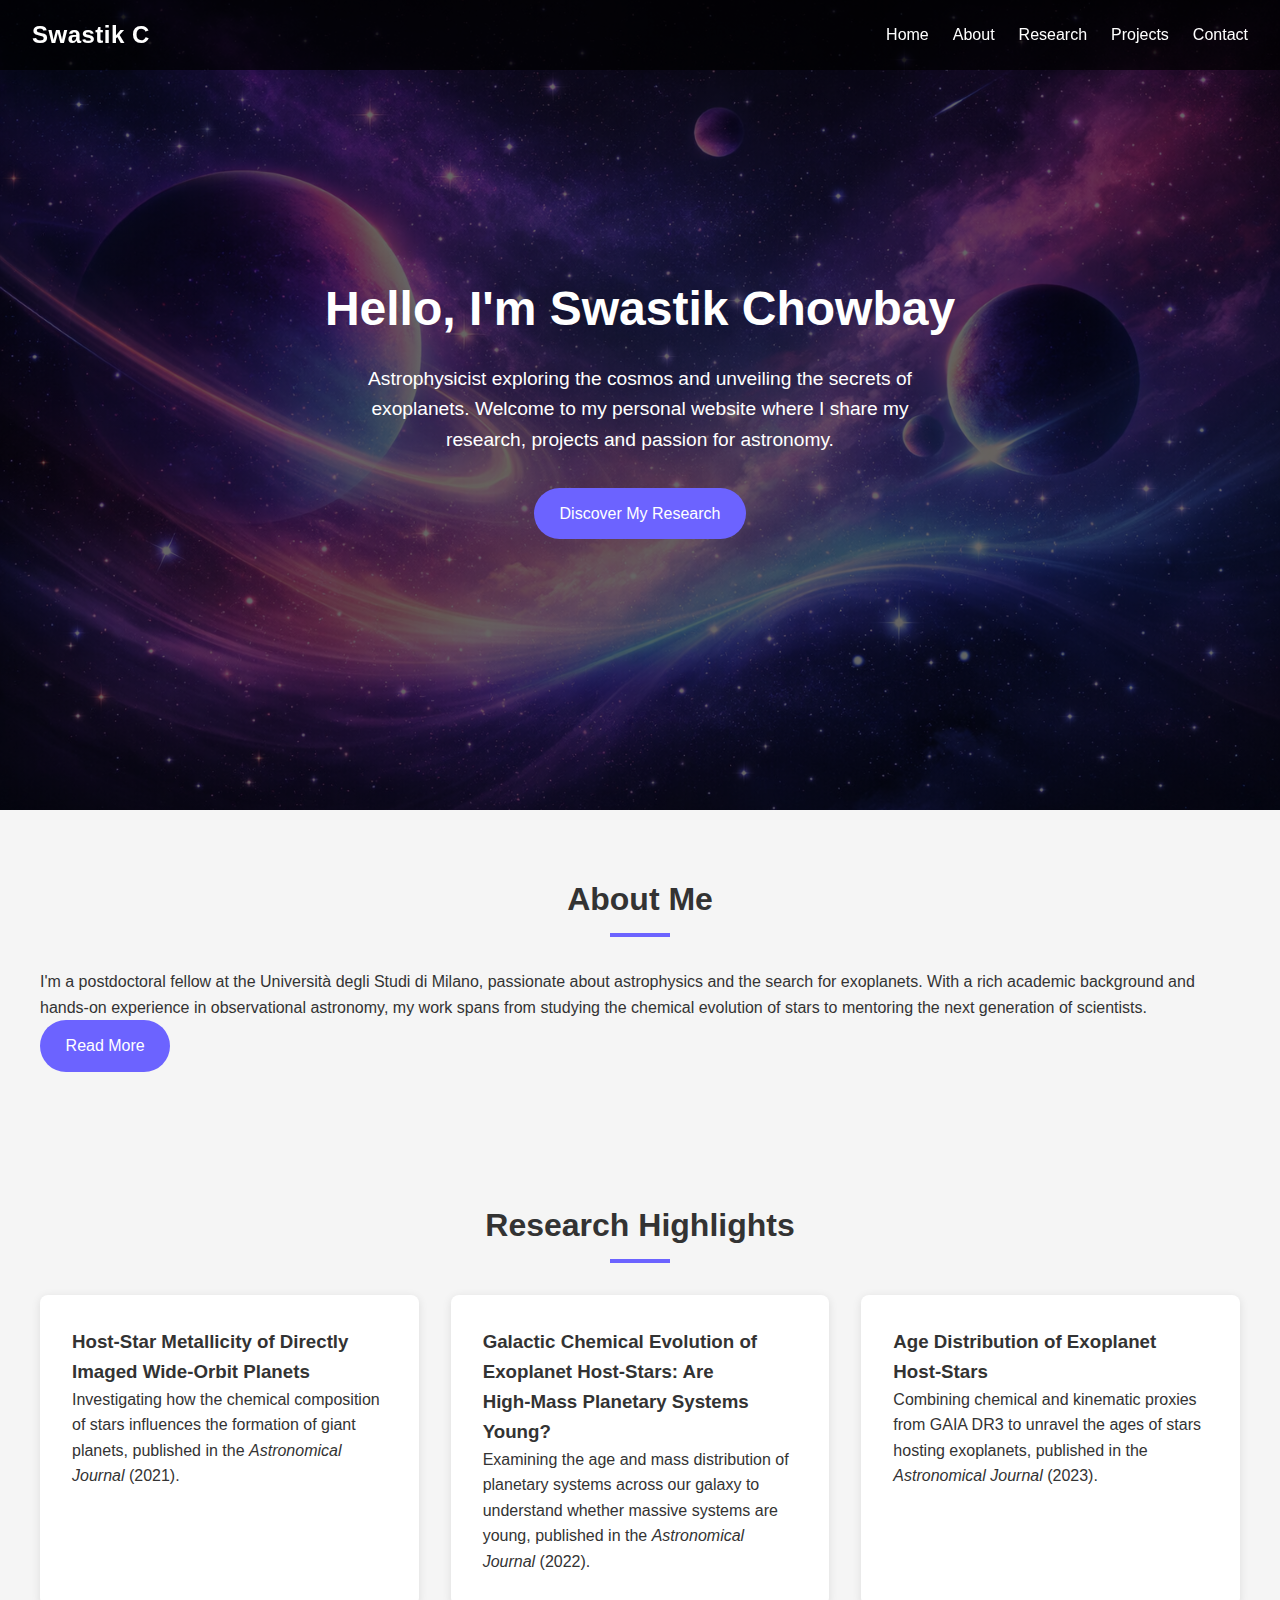
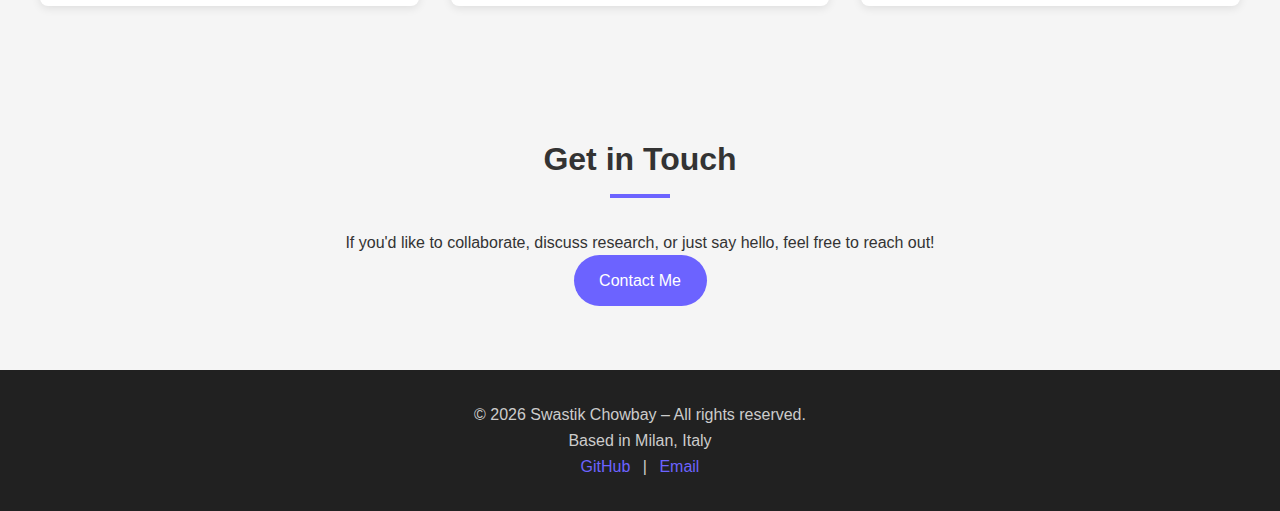
<file: index.html>
<!DOCTYPE html>
<html lang="en">
  <head>
    <meta charset="UTF-8" />
    <meta name="viewport" content="width=device-width, initial-scale=1.0" />
    <title>Swastik Chowbay | Astrophysicist</title>
    <link rel="stylesheet" href="css/style.css" />
  </head>
  <body>
    <!-- Global header -->
    <header>
      <div class="logo">Swastik C</div>
      <div class="menu-toggle">
        <span></span>
        <span></span>
        <span></span>
      </div>
      <nav>
        <a href="index.html">Home</a>
        <a href="about.html">About</a>
        <a href="research.html">Research</a>
        <a href="projects.html">Projects</a>
        <a href="contact.html">Contact</a>
      </nav>
    </header>

    <!-- Hero section -->
    <section class="hero">
      <div>
        <h1>Hello, I'm Swastik Chowbay</h1>
        <p>
          Astrophysicist exploring the cosmos and unveiling the secrets of
          exoplanets. Welcome to my personal website where I share my
          research, projects and passion for astronomy.
        </p>
        <a href="research.html" class="btn">Discover My Research</a>
      </div>
    </section>

    <!-- About preview -->
    <section id="about-preview">
      <div class="container">
        <h2 class="section-title">About Me</h2>
        <p>
          I'm a postdoctoral fellow at the Università degli Studi di Milano,
          passionate about astrophysics and the search for exoplanets. With a
          rich academic background and hands‑on experience in observational
          astronomy, my work spans from studying the chemical evolution of
          stars to mentoring the next generation of scientists.
        </p>
        <a href="about.html" class="btn">Read More</a>
      </div>
    </section>

    <!-- Research highlights -->
    <section id="highlights">
      <div class="container">
        <h2 class="section-title">Research Highlights</h2>
        <div class="card-grid">
          <div class="card">
            <h3>Host‑Star Metallicity of Directly Imaged Wide‑Orbit Planets</h3>
            <p>
              Investigating how the chemical composition of stars influences
              the formation of giant planets, published in the
              <em>Astronomical Journal</em> (2021).
            </p>
          </div>
          <div class="card">
            <h3>
              Galactic Chemical Evolution of Exoplanet Host‑Stars: Are
              High‑Mass Planetary Systems Young?
            </h3>
            <p>
              Examining the age and mass distribution of planetary systems
              across our galaxy to understand whether massive systems are
              young, published in the <em>Astronomical Journal</em> (2022).
            </p>
          </div>
          <div class="card">
            <h3>Age Distribution of Exoplanet Host‑Stars</h3>
            <p>
              Combining chemical and kinematic proxies from GAIA DR3 to
              unravel the ages of stars hosting exoplanets, published in the
              <em>Astronomical Journal</em> (2023).
            </p>
          </div>
        </div>
      </div>
    </section>

    <!-- Call to action -->
    <section id="call-to-action">
      <div class="container" style="text-align: center;">
        <h2 class="section-title">Get in Touch</h2>
        <p>
          If you'd like to collaborate, discuss research, or just say hello,
          feel free to reach out!
        </p>
        <a href="contact.html" class="btn">Contact Me</a>
      </div>
    </section>

    <!-- Footer -->
    <footer class="footer">
      <p>&copy; 2026 Swastik Chowbay &ndash; All rights reserved.</p>
      <p>Based in Milan, Italy</p>
      <p>
        <a
          href="https://github.com/SwastikC"
          target="_blank"
          rel="noopener"
          >GitHub</a
        >
        |
        <a href="mailto:swastik.chowbay@iiap.res.in">Email</a>
      </p>
    </footer>

    <script src="js/script.js"></script>
  </body>
</html>
</file>
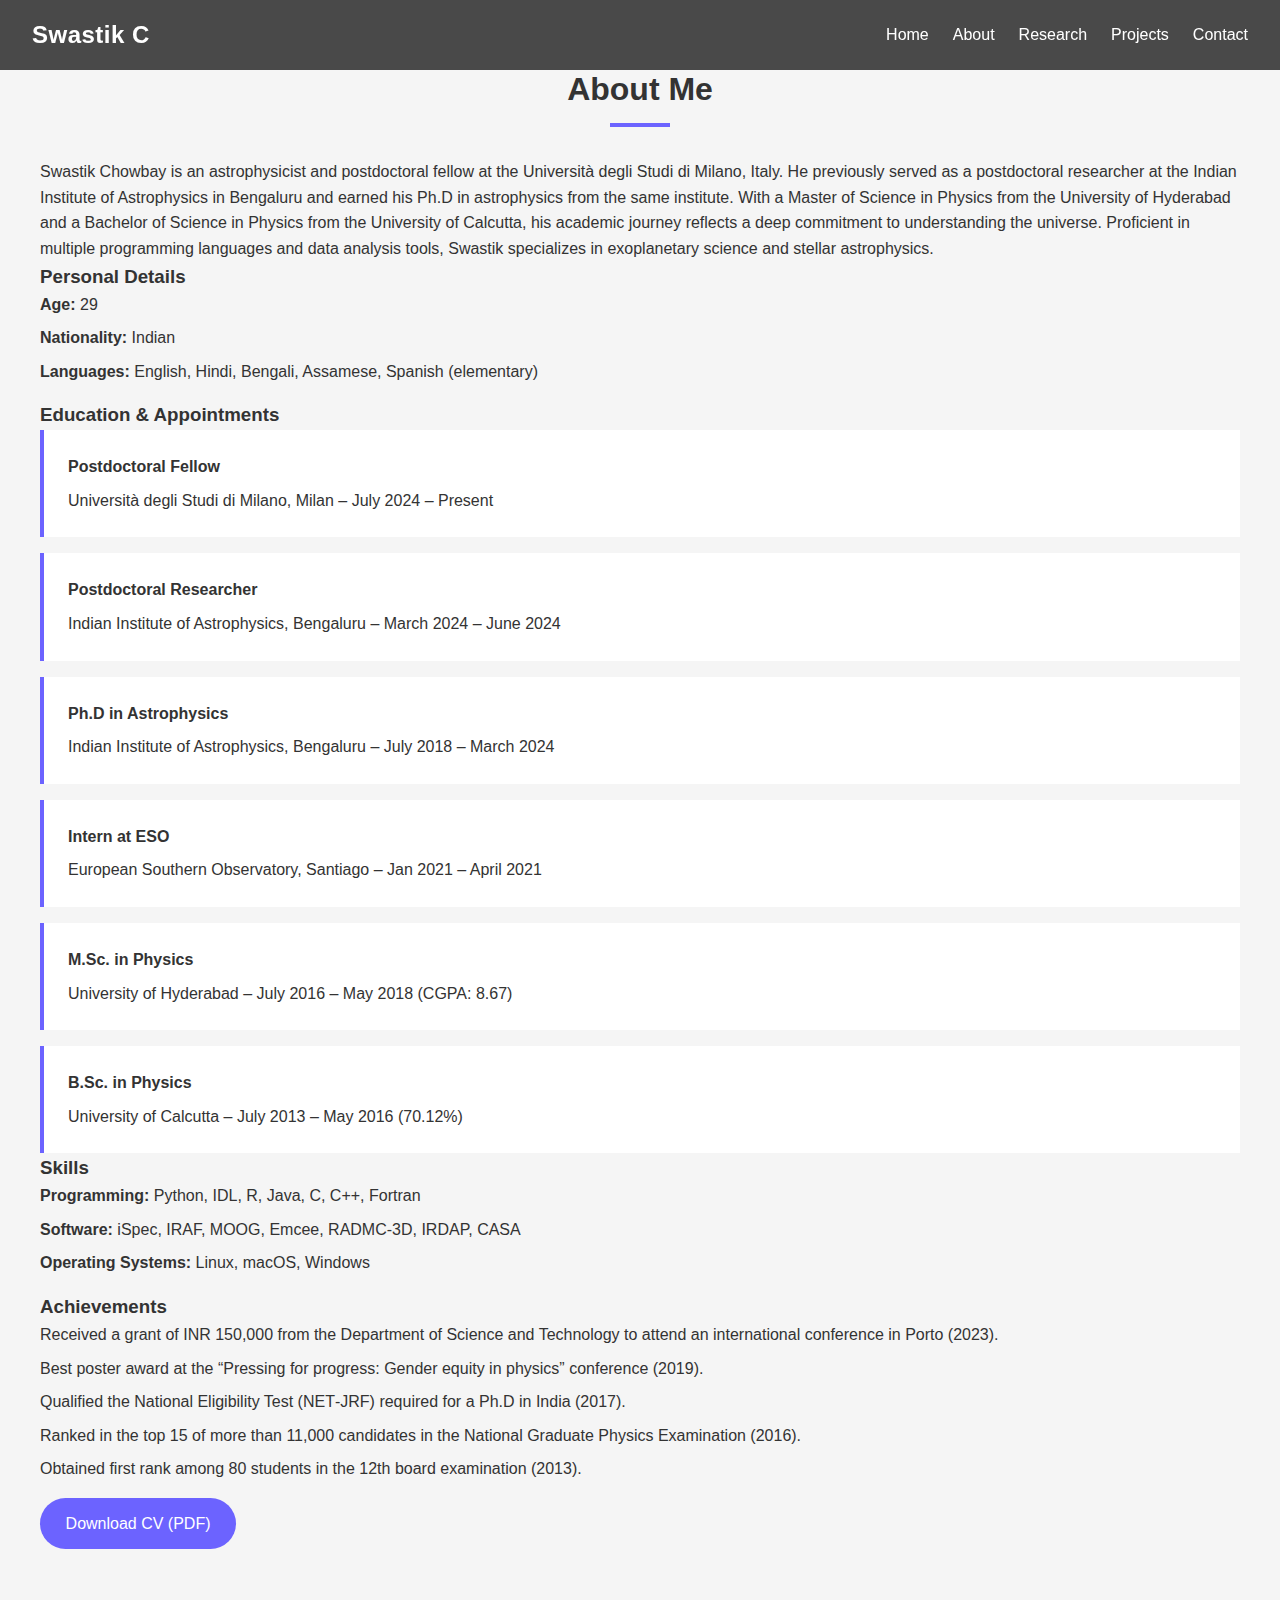
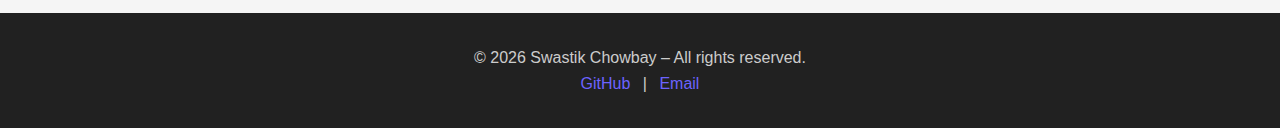
<file: about.html>
<!DOCTYPE html>
<html lang="en">
  <head>
    <meta charset="UTF-8" />
    <meta name="viewport" content="width=device-width, initial-scale=1.0" />
    <title>About Me &ndash; Swastik Chowbay</title>
    <link rel="stylesheet" href="css/style.css" />
  </head>
  <body>
    <!-- Header -->
    <header>
      <div class="logo">Swastik C</div>
      <div class="menu-toggle">
        <span></span>
        <span></span>
        <span></span>
      </div>
      <nav>
        <a href="index.html">Home</a>
        <a href="about.html">About</a>
        <a href="research.html">Research</a>
        <a href="projects.html">Projects</a>
        <a href="contact.html">Contact</a>
      </nav>
    </header>

    <!-- About content -->
    <section>
      <div class="container">
        <h2 class="section-title">About Me</h2>
        <p>
          Swastik Chowbay is an astrophysicist and postdoctoral fellow at the
          Università degli Studi di Milano, Italy. He previously served as a
          postdoctoral researcher at the Indian Institute of Astrophysics in
          Bengaluru and earned his Ph.D in astrophysics from the same
          institute. With a Master of Science in Physics from the University
          of Hyderabad and a Bachelor of Science in Physics from the
          University of Calcutta, his academic journey reflects a deep
          commitment to understanding the universe. Proficient in multiple
          programming languages and data analysis tools, Swastik specializes
          in exoplanetary science and stellar astrophysics.
        </p>

        <h3>Personal Details</h3>
        <ul class="languages-list">
          <li><strong>Age:</strong> 29</li>
          <li><strong>Nationality:</strong> Indian</li>
          <li>
            <strong>Languages:</strong> English, Hindi, Bengali, Assamese,
            Spanish (elementary)
          </li>
        </ul>

        <h3>Education &amp; Appointments</h3>
        <div class="timeline">
          <div class="timeline-item">
            <h4>Postdoctoral Fellow</h4>
            <p>
              Università degli Studi di Milano, Milan &ndash; July
              2024&nbsp;– Present
            </p>
          </div>
          <div class="timeline-item">
            <h4>Postdoctoral Researcher</h4>
            <p>
              Indian Institute of Astrophysics, Bengaluru &ndash; March
              2024&nbsp;– June&nbsp;2024
            </p>
          </div>
          <div class="timeline-item">
            <h4>Ph.D in Astrophysics</h4>
            <p>
              Indian Institute of Astrophysics, Bengaluru &ndash; July
              2018&nbsp;– March&nbsp;2024
            </p>
          </div>
          <div class="timeline-item">
            <h4>Intern at ESO</h4>
            <p>
              European Southern Observatory, Santiago &ndash; Jan
              2021&nbsp;– April&nbsp;2021
            </p>
          </div>
          <div class="timeline-item">
            <h4>M.Sc. in Physics</h4>
            <p>
              University of Hyderabad &ndash; July
              2016&nbsp;– May&nbsp;2018 (CGPA: 8.67)
            </p>
          </div>
          <div class="timeline-item">
            <h4>B.Sc. in Physics</h4>
            <p>
              University of Calcutta &ndash; July
              2013&nbsp;– May&nbsp;2016 (70.12%)
            </p>
          </div>
        </div>

        <h3>Skills</h3>
        <ul class="skills-list">
          <li>
            <strong>Programming:</strong> Python, IDL, R, Java, C, C++, Fortran
          </li>
          <li>
            <strong>Software:</strong> iSpec, IRAF, MOOG, Emcee, RADMC‑3D,
            IRDAP, CASA
          </li>
          <li>
            <strong>Operating Systems:</strong> Linux, macOS, Windows
          </li>
        </ul>

        <h3>Achievements</h3>
        <ul class="achievements-list">
          <li>
            Received a grant of INR&nbsp;150,000 from the Department of
            Science and Technology to attend an international conference in
            Porto (2023).
          </li>
          <li>
            Best poster award at the “Pressing for progress: Gender equity
            in physics” conference (2019).
          </li>
          <li>
            Qualified the National Eligibility Test (NET‑JRF) required for
            a Ph.D in India (2017).
          </li>
          <li>
            Ranked in the top 15 of more than 11,000 candidates in the
            National Graduate Physics Examination (2016).
          </li>
          <li>
            Obtained first rank among 80 students in the 12th board
            examination (2013).
          </li>
        </ul>

        <a href="cv.pdf" class="btn" download>Download CV (PDF)</a>
      </div>
    </section>

    <!-- Footer -->
    <footer class="footer">
      <p>&copy; 2026 Swastik Chowbay &ndash; All rights reserved.</p>
      <p>
        <a href="https://github.com/SwastikC" target="_blank" rel="noopener"
          >GitHub</a
        >
        |
        <a href="mailto:swastik.chowbay@iiap.res.in">Email</a>
      </p>
    </footer>

    <script src="js/script.js"></script>
  </body>
</html>
</file>
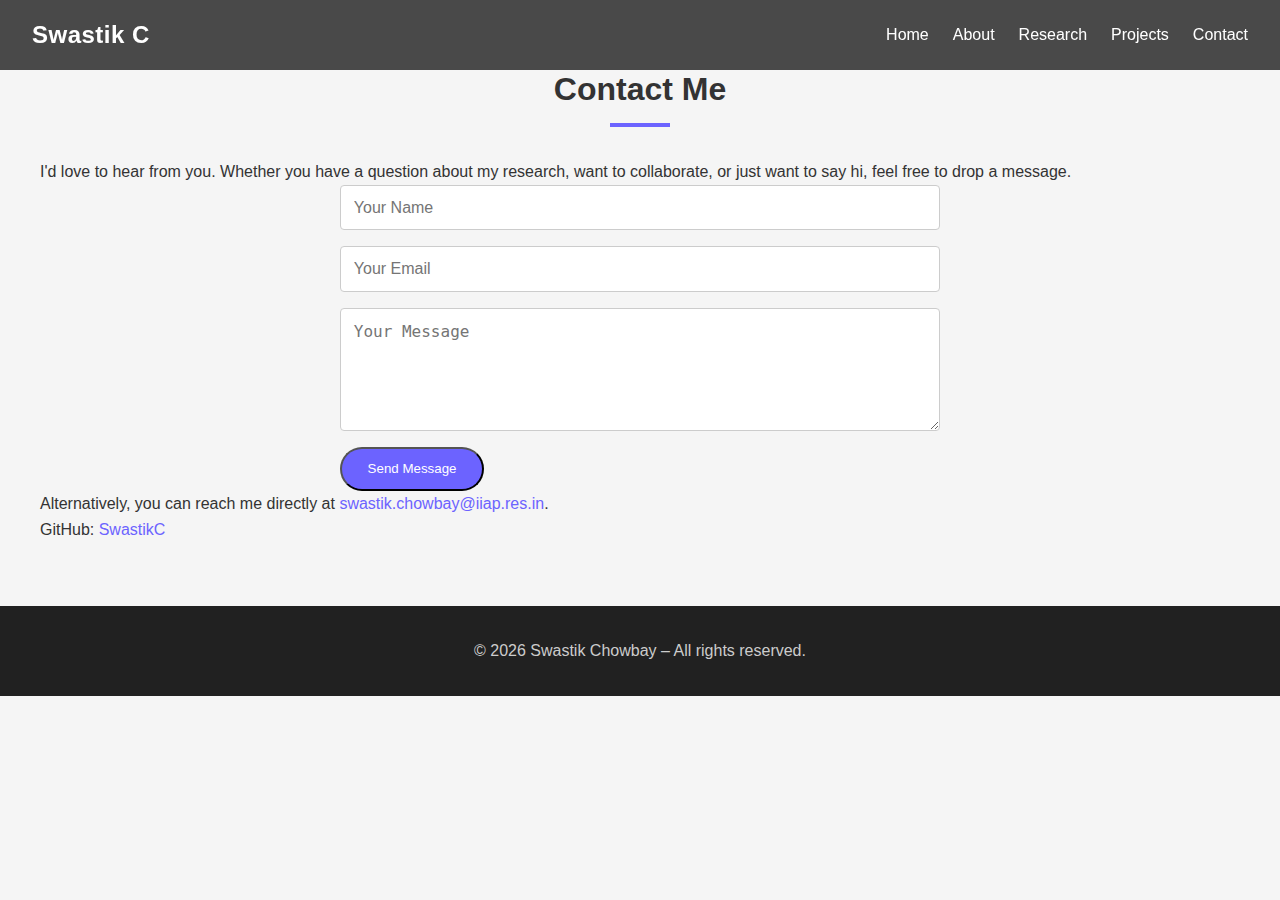
<file: contact.html>
<!DOCTYPE html>
<html lang="en">
  <head>
    <meta charset="UTF-8" />
    <meta name="viewport" content="width=device-width, initial-scale=1.0" />
    <title>Contact &ndash; Swastik Chowbay</title>
    <link rel="stylesheet" href="css/style.css" />
  </head>
  <body>
    <!-- Header -->
    <header>
      <div class="logo">Swastik C</div>
      <div class="menu-toggle">
        <span></span>
        <span></span>
        <span></span>
      </div>
      <nav>
        <a href="index.html">Home</a>
        <a href="about.html">About</a>
        <a href="research.html">Research</a>
        <a href="projects.html">Projects</a>
        <a href="contact.html">Contact</a>
      </nav>
    </header>

    <!-- Contact form -->
    <section>
      <div class="container">
        <h2 class="section-title">Contact Me</h2>
        <p>
          I'd love to hear from you. Whether you have a question about my
          research, want to collaborate, or just want to say hi, feel free
          to drop a message.
        </p>
        <form id="contact-form" class="contact-form">
          <input type="text" name="name" placeholder="Your Name" required />
          <input type="email" name="email" placeholder="Your Email" required />
          <textarea
            name="message"
            rows="5"
            placeholder="Your Message"
            required
          ></textarea>
          <button type="submit" class="btn">Send Message</button>
        </form>
        <p>
          Alternatively, you can reach me directly at
          <a href="mailto:swastik.chowbay@iiap.res.in"
            >swastik.chowbay@iiap.res.in</a
          >.
        </p>
        <p>
          GitHub:
          <a href="https://github.com/SwastikC" target="_blank" rel="noopener"
            >SwastikC</a
          >
        </p>
      </div>
    </section>

    <!-- Footer -->
    <footer class="footer">
      <p>&copy; 2026 Swastik Chowbay &ndash; All rights reserved.</p>
    </footer>

    <script src="js/script.js"></script>
  </body>
</html>
</file>
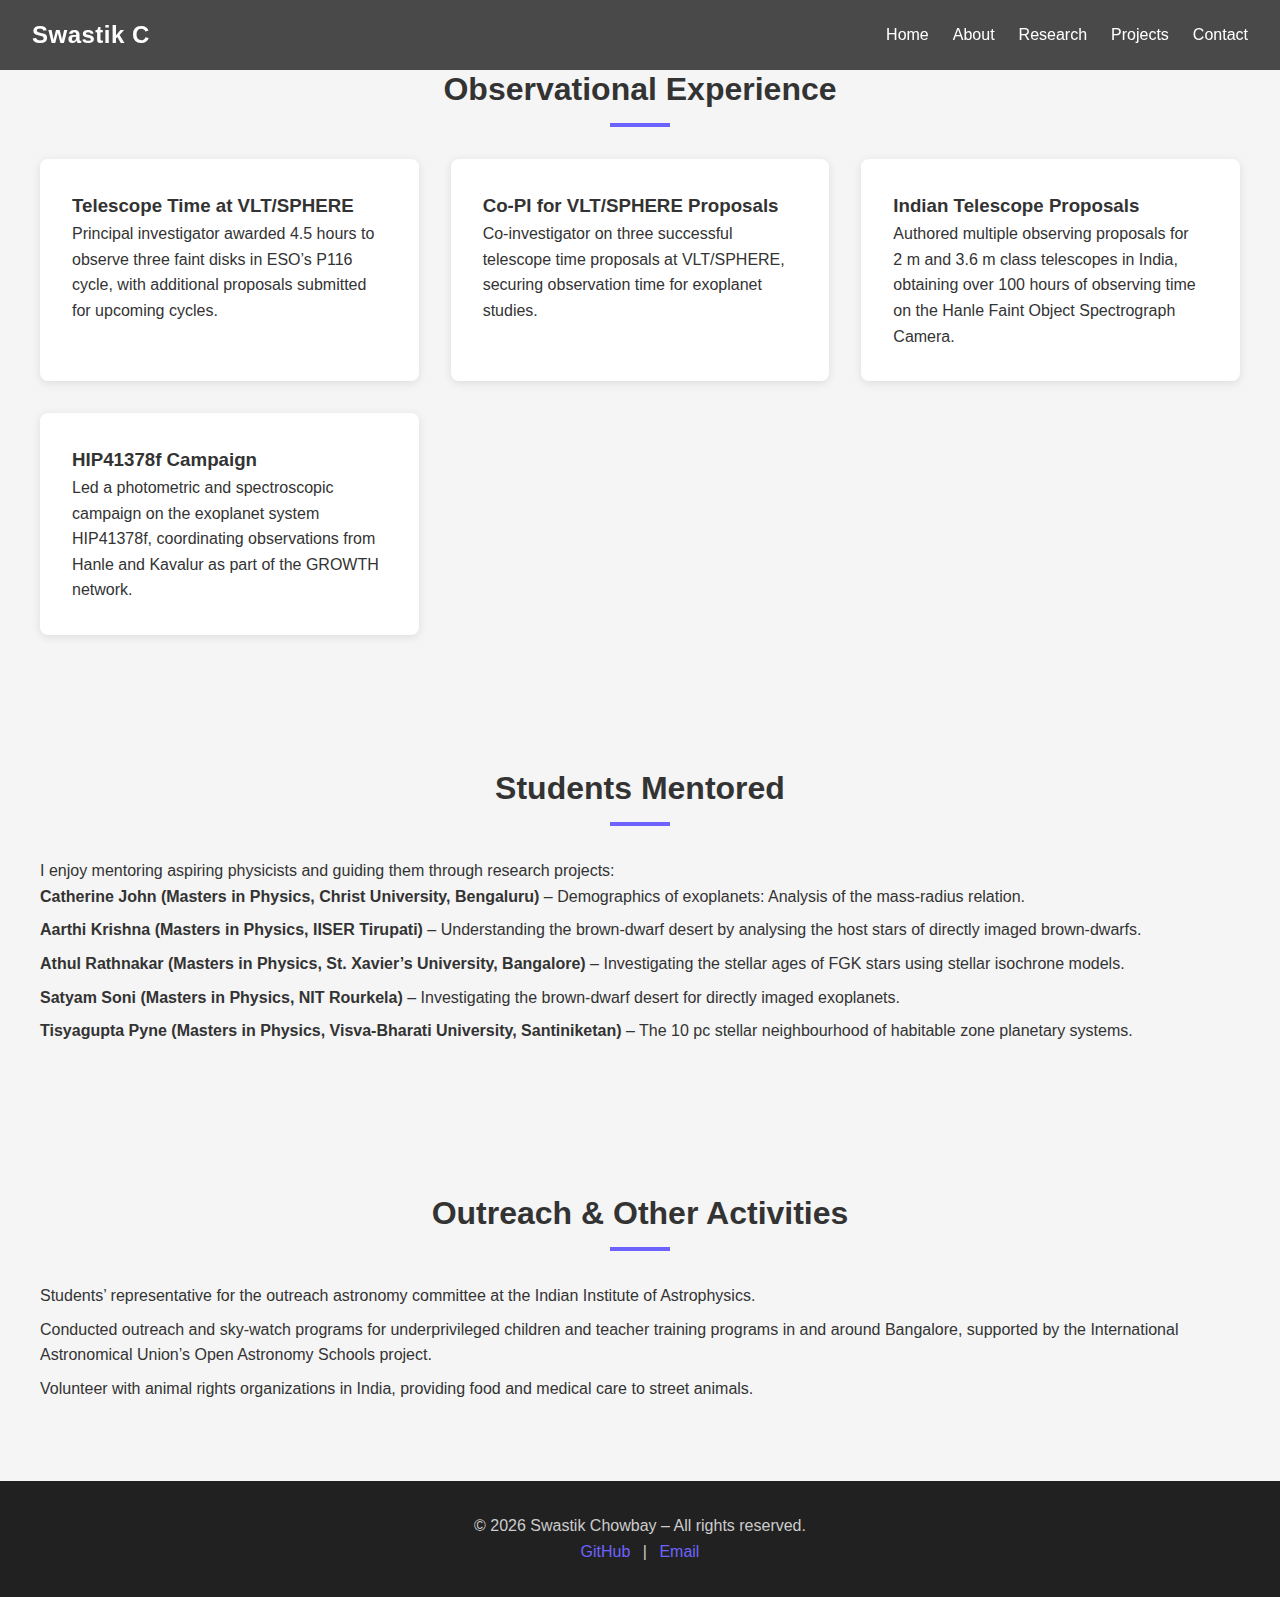
<file: projects.html>
<!DOCTYPE html>
<html lang="en">
  <head>
    <meta charset="UTF-8" />
    <meta name="viewport" content="width=device-width, initial-scale=1.0" />
    <title>Projects &ndash; Swastik Chowbay</title>
    <link rel="stylesheet" href="css/style.css" />
  </head>
  <body>
    <!-- Header -->
    <header>
      <div class="logo">Swastik C</div>
      <div class="menu-toggle">
        <span></span>
        <span></span>
        <span></span>
      </div>
      <nav>
        <a href="index.html">Home</a>
        <a href="about.html">About</a>
        <a href="research.html">Research</a>
        <a href="projects.html">Projects</a>
        <a href="contact.html">Contact</a>
      </nav>
    </header>

    <!-- Observational experience -->
    <section>
      <div class="container">
        <h2 class="section-title">Observational Experience</h2>
        <div class="card-grid">
          <div class="card">
            <h3>Telescope Time at VLT/SPHERE</h3>
            <p>
              Principal investigator awarded 4.5 hours to observe three faint
              disks in ESO’s P116 cycle, with additional proposals submitted
              for upcoming cycles.
            </p>
          </div>
          <div class="card">
            <h3>Co‑PI for VLT/SPHERE Proposals</h3>
            <p>
              Co‑investigator on three successful telescope time proposals at
              VLT/SPHERE, securing observation time for exoplanet studies.
            </p>
          </div>
          <div class="card">
            <h3>Indian Telescope Proposals</h3>
            <p>
              Authored multiple observing proposals for 2&nbsp;m and 3.6&nbsp;m
              class telescopes in India, obtaining over 100 hours of observing
              time on the Hanle Faint Object Spectrograph Camera.
            </p>
          </div>
          <div class="card">
            <h3>HIP41378f Campaign</h3>
            <p>
              Led a photometric and spectroscopic campaign on the exoplanet
              system HIP41378f, coordinating observations from Hanle and
              Kavalur as part of the GROWTH network.
            </p>
          </div>
        </div>
      </div>
    </section>

    <!-- Students mentored -->
    <section>
      <div class="container">
        <h2 class="section-title">Students Mentored</h2>
        <p>
          I enjoy mentoring aspiring physicists and guiding them through
          research projects:
        </p>
        <ul class="achievements-list">
          <li>
            <strong>Catherine John (Masters in Physics, Christ University,
            Bengaluru)</strong> &ndash; Demographics of exoplanets:
            Analysis of the mass‑radius relation.
          </li>
          <li>
            <strong>Aarthi Krishna (Masters in Physics, IISER Tirupati)</strong>
            &ndash; Understanding the brown‑dwarf desert by analysing the
            host stars of directly imaged brown‑dwarfs.
          </li>
          <li>
            <strong>Athul Rathnakar (Masters in Physics, St. Xavier’s
            University, Bangalore)</strong> &ndash; Investigating the stellar
            ages of FGK stars using stellar isochrone models.
          </li>
          <li>
            <strong>Satyam Soni (Masters in Physics, NIT Rourkela)</strong>
            &ndash; Investigating the brown‑dwarf desert for directly
            imaged exoplanets.
          </li>
          <li>
            <strong>Tisyagupta Pyne (Masters in Physics, Visva‑Bharati
            University, Santiniketan)</strong> &ndash; The 10&nbsp;pc stellar
            neighbourhood of habitable zone planetary systems.
          </li>
        </ul>
      </div>
    </section>

    <!-- Outreach activities -->
    <section>
      <div class="container">
        <h2 class="section-title">Outreach &amp; Other Activities</h2>
        <ul class="achievements-list">
          <li>
            Students’ representative for the outreach astronomy committee at
            the Indian Institute of Astrophysics.
          </li>
          <li>
            Conducted outreach and sky‑watch programs for underprivileged
            children and teacher training programs in and around Bangalore,
            supported by the International Astronomical Union’s Open
            Astronomy Schools project.
          </li>
          <li>
            Volunteer with animal rights organizations in India, providing
            food and medical care to street animals.
          </li>
        </ul>
      </div>
    </section>

    <!-- Footer -->
    <footer class="footer">
      <p>&copy; 2026 Swastik Chowbay &ndash; All rights reserved.</p>
      <p>
        <a href="https://github.com/SwastikC" target="_blank" rel="noopener"
          >GitHub</a
        >
        |
        <a href="mailto:swastik.chowbay@iiap.res.in">Email</a>
      </p>
    </footer>

    <script src="js/script.js"></script>
  </body>
</html>
</file>
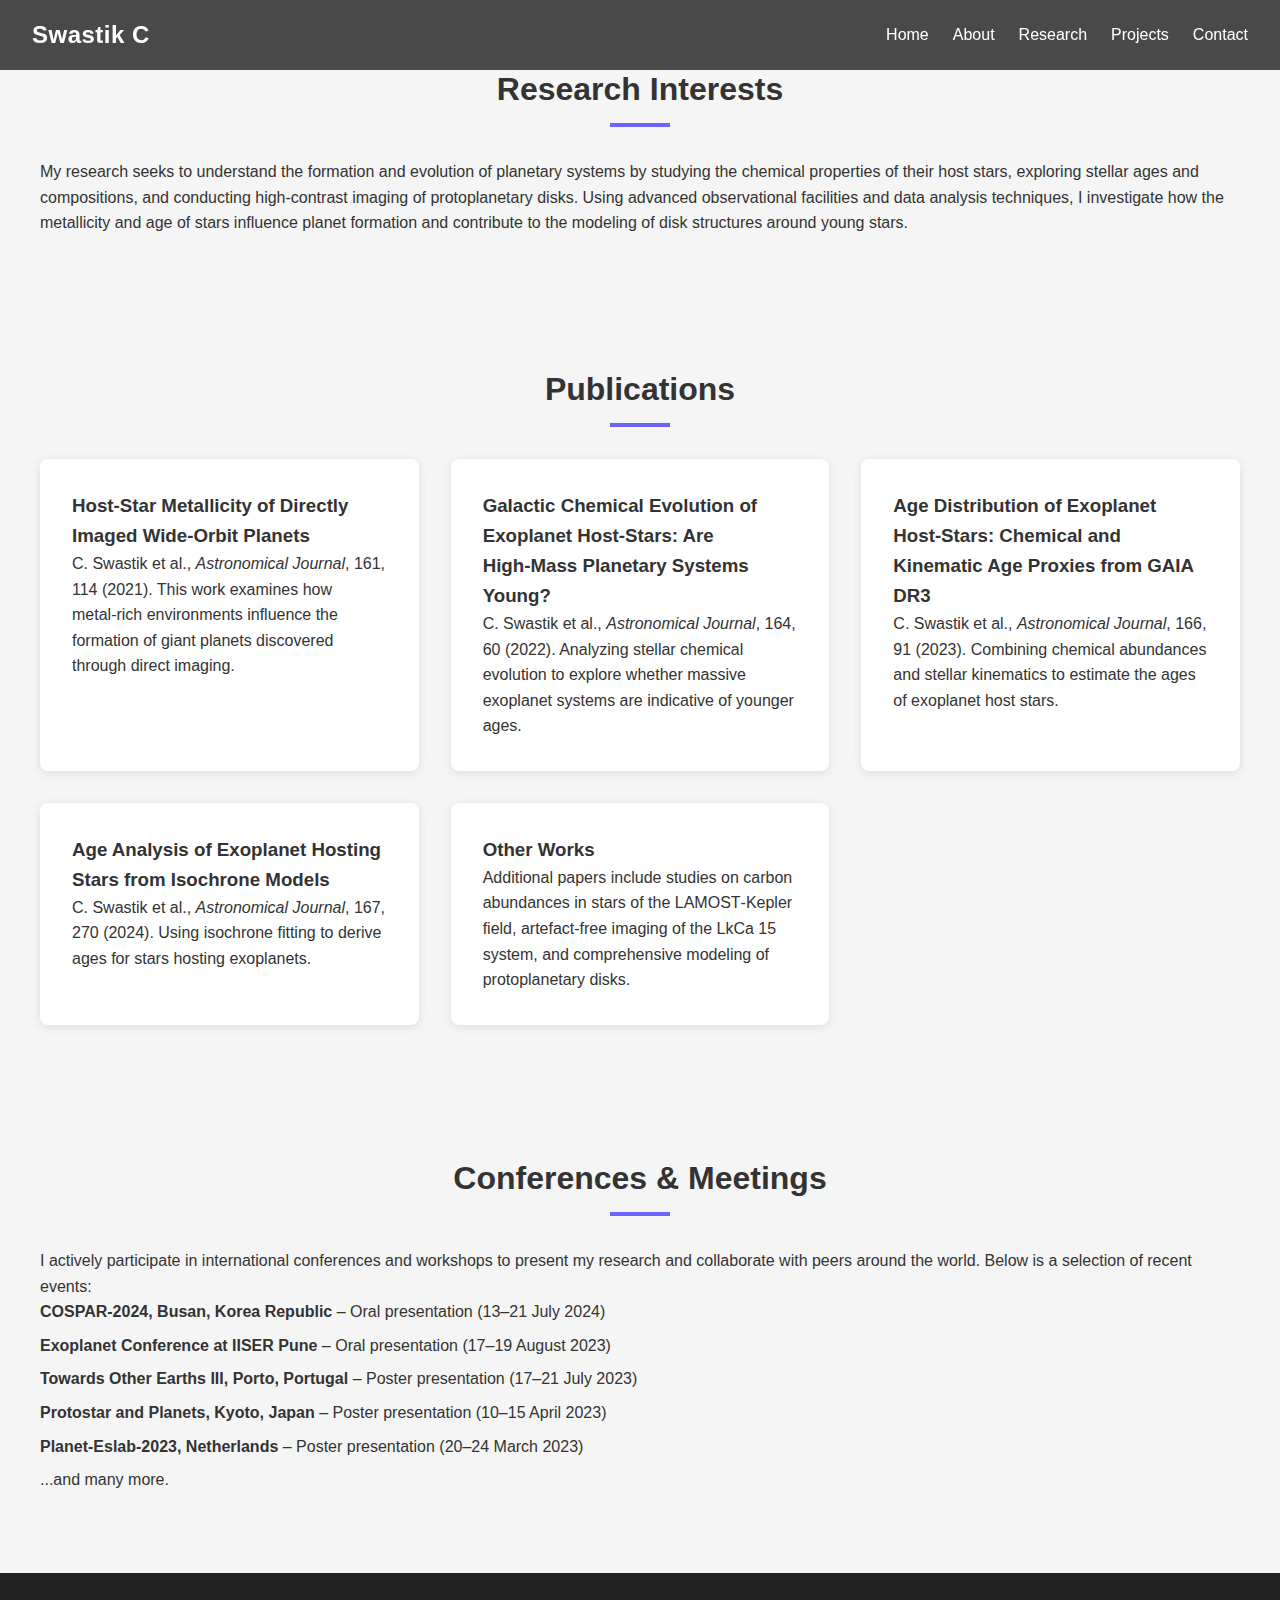
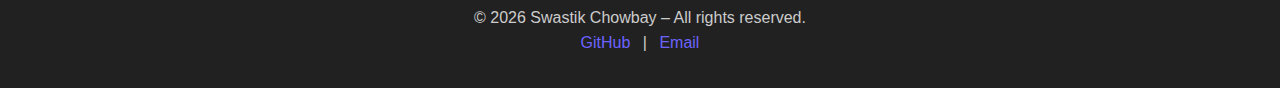
<file: research.html>
<!DOCTYPE html>
<html lang="en">
  <head>
    <meta charset="UTF-8" />
    <meta name="viewport" content="width=device-width, initial-scale=1.0" />
    <title>Research &ndash; Swastik Chowbay</title>
    <link rel="stylesheet" href="css/style.css" />
  </head>
  <body>
    <!-- Header -->
    <header>
      <div class="logo">Swastik C</div>
      <div class="menu-toggle">
        <span></span>
        <span></span>
        <span></span>
      </div>
      <nav>
        <a href="index.html">Home</a>
        <a href="about.html">About</a>
        <a href="research.html">Research</a>
        <a href="projects.html">Projects</a>
        <a href="contact.html">Contact</a>
      </nav>
    </header>

    <!-- Research introduction -->
    <section>
      <div class="container">
        <h2 class="section-title">Research Interests</h2>
        <p>
          My research seeks to understand the formation and evolution of
          planetary systems by studying the chemical properties of their host
          stars, exploring stellar ages and compositions, and conducting
          high‑contrast imaging of protoplanetary disks. Using advanced
          observational facilities and data analysis techniques, I
          investigate how the metallicity and age of stars influence planet
          formation and contribute to the modeling of disk structures
          around young stars.
        </p>
      </div>
    </section>

    <!-- Publications -->
    <section>
      <div class="container">
        <h2 class="section-title">Publications</h2>
        <div class="card-grid">
          <div class="card">
            <h3>
              Host‑Star Metallicity of Directly Imaged Wide‑Orbit Planets
            </h3>
            <p>
              C. Swastik et al., <em>Astronomical Journal</em>, 161, 114 (2021).
              This work examines how metal‑rich environments influence the
              formation of giant planets discovered through direct imaging.
            </p>
          </div>
          <div class="card">
            <h3>
              Galactic Chemical Evolution of Exoplanet Host‑Stars: Are
              High‑Mass Planetary Systems Young?
            </h3>
            <p>
              C. Swastik et al., <em>Astronomical Journal</em>, 164, 60 (2022).
              Analyzing stellar chemical evolution to explore whether
              massive exoplanet systems are indicative of younger ages.
            </p>
          </div>
          <div class="card">
            <h3>
              Age Distribution of Exoplanet Host‑Stars: Chemical and
              Kinematic Age Proxies from GAIA DR3
            </h3>
            <p>
              C. Swastik et al., <em>Astronomical Journal</em>, 166, 91 (2023).
              Combining chemical abundances and stellar kinematics to
              estimate the ages of exoplanet host stars.
            </p>
          </div>
          <div class="card">
            <h3>
              Age Analysis of Exoplanet Hosting Stars from Isochrone Models
            </h3>
            <p>
              C. Swastik et al., <em>Astronomical Journal</em>, 167, 270 (2024).
              Using isochrone fitting to derive ages for stars hosting
              exoplanets.
            </p>
          </div>
          <div class="card">
            <h3>Other Works</h3>
            <p>
              Additional papers include studies on carbon abundances in stars
              of the LAMOST‑Kepler field, artefact‑free imaging of the
              LkCa&nbsp;15 system, and comprehensive modeling of
              protoplanetary disks.
            </p>
          </div>
        </div>
      </div>
    </section>

    <!-- Conferences & meetings -->
    <section>
      <div class="container">
        <h2 class="section-title">Conferences &amp; Meetings</h2>
        <p>
          I actively participate in international conferences and workshops
          to present my research and collaborate with peers around the world.
          Below is a selection of recent events:
        </p>
        <ul class="achievements-list">
          <li>
            <strong>COSPAR‑2024, Busan, Korea Republic</strong> &ndash; Oral
            presentation (13–21 July&nbsp;2024)
          </li>
          <li>
            <strong>Exoplanet Conference at IISER Pune</strong> &ndash; Oral
            presentation (17–19 August&nbsp;2023)
          </li>
          <li>
            <strong>Towards Other Earths III, Porto, Portugal</strong> &ndash;
            Poster presentation (17–21 July&nbsp;2023)
          </li>
          <li>
            <strong>Protostar and Planets, Kyoto, Japan</strong> &ndash; Poster
            presentation (10–15 April&nbsp;2023)
          </li>
          <li>
            <strong>Planet‑Eslab‑2023, Netherlands</strong> &ndash; Poster
            presentation (20–24 March&nbsp;2023)
          </li>
          <li>...and many more.</li>
        </ul>
      </div>
    </section>

    <!-- Footer -->
    <footer class="footer">
      <p>&copy; 2026 Swastik Chowbay &ndash; All rights reserved.</p>
      <p>
        <a href="https://github.com/SwastikC" target="_blank" rel="noopener"
          >GitHub</a
        >
        |
        <a href="mailto:swastik.chowbay@iiap.res.in">Email</a>
      </p>
    </footer>

    <script src="js/script.js"></script>
  </body>
</html>
</file>
<file: css/style.css>
/*
 * Main stylesheet for Swastik Chowbay's personal website
 *
 * This file defines the color palette, typography, layouts and responsive
 * behaviour used across all pages. The aim is to provide a clean,
 * accessible and modern experience that works on desktop, tablet and
 * mobile screens.
 */

:root {
  /* Colour palette drawn from the hero image: purple and deep blue accents */
  --primary-color: #6c63ff;
  --secondary-color: #3f51b5;
  --background-color: #f5f5f5;
  --text-color: #333333;
  --light-text-color: #f9f9f9;
  --max-width: 1200px;
}

* {
  box-sizing: border-box;
  margin: 0;
  padding: 0;
}

body {
  font-family: Arial, Helvetica, sans-serif;
  background-color: var(--background-color);
  color: var(--text-color);
  line-height: 1.6;
}

a {
  color: var(--primary-color);
  text-decoration: none;
}

a:hover {
  text-decoration: underline;
}

/* Header and navigation */
header {
  position: fixed;
  top: 0;
  left: 0;
  width: 100%;
  background-color: rgba(0, 0, 0, 0.7);
  color: #ffffff;
  display: flex;
  align-items: center;
  justify-content: space-between;
  padding: 1rem 2rem;
  z-index: 1000;
}

header .logo {
  font-size: 1.5rem;
  font-weight: 600;
  letter-spacing: 0.5px;
}

header nav {
  display: flex;
  gap: 1.5rem;
}

header nav a {
  color: #ffffff;
  font-weight: 500;
  transition: color 0.3s ease;
}

header nav a:hover {
  color: var(--primary-color);
}

/* Mobile menu toggle */
.menu-toggle {
  display: none;
  flex-direction: column;
  cursor: pointer;
}

.menu-toggle span {
  width: 25px;
  height: 3px;
  background: #ffffff;
  margin: 4px 0;
  transition: all 0.3s ease;
}

@media (max-width: 768px) {
  header nav {
    display: none;
    flex-direction: column;
    position: absolute;
    top: 100%;
    right: 0;
    background: rgba(0, 0, 0, 0.95);
    width: 200px;
    padding: 1rem;
  }
  header nav.active {
    display: flex;
  }
  .menu-toggle {
    display: flex;
  }
}

/* Sections */
section {
  padding: 4rem 1rem;
}

.container {
  max-width: var(--max-width);
  margin: 0 auto;
}

.section-title {
  font-size: 2rem;
  text-align: center;
  margin-bottom: 2rem;
  position: relative;
}

.section-title::after {
  content: "";
  display: block;
  width: 60px;
  height: 4px;
  background: var(--primary-color);
  margin: 0.5rem auto 0;
}

/* Hero section */
.hero {
  height: 90vh;
  display: flex;
  align-items: center;
  justify-content: center;
  text-align: center;
  color: #ffffff;
  background: linear-gradient(rgba(0, 0, 0, 0.6), rgba(0, 0, 0, 0.6)), url('../images/hero.png') center/cover no-repeat;
  padding: 0 1rem;
}

.hero h1 {
  font-size: 3rem;
  margin-bottom: 1rem;
}

.hero p {
  font-size: 1.2rem;
  margin-bottom: 2rem;
  max-width: 600px;
  margin-left: auto;
  margin-right: auto;
}

/* Buttons */
.btn {
  display: inline-block;
  padding: 0.8rem 1.6rem;
  background: var(--primary-color);
  color: #ffffff;
  border-radius: 30px;
  font-weight: 500;
  transition: background 0.3s ease;
}

.btn:hover {
  background: var(--secondary-color);
}

/* Card grid layout */
.card-grid {
  display: grid;
  grid-template-columns: repeat(auto-fit, minmax(280px, 1fr));
  gap: 2rem;
}

.card {
  background: #ffffff;
  border-radius: 8px;
  box-shadow: 0 2px 10px rgba(0, 0, 0, 0.1);
  padding: 2rem;
  transition: transform 0.3s ease;
}

.card:hover {
  transform: translateY(-5px);
}

/* Lists and timeline */
.timeline {
  display: flex;
  flex-direction: column;
  gap: 1rem;
}

.timeline-item {
  background: #ffffff;
  padding: 1.5rem;
  border-left: 4px solid var(--primary-color);
}

.timeline-item h4 {
  margin: 0;
  margin-bottom: 0.5rem;
}

.skills-list,
.languages-list,
.achievements-list {
  list-style: none;
  padding-left: 0;
  margin-bottom: 1rem;
}

.skills-list li,
.languages-list li,
.achievements-list li {
  margin-bottom: 0.5rem;
}

/* Contact form */
.contact-form {
  display: flex;
  flex-direction: column;
  gap: 1rem;
  max-width: 600px;
  margin: 0 auto;
}

.contact-form input,
.contact-form textarea {
  padding: 0.8rem;
  border: 1px solid #cccccc;
  border-radius: 4px;
  font-size: 1rem;
}

.contact-form button {
  align-self: flex-start;
}

/* Footer */
.footer {
  background: #212121;
  color: #cccccc;
  text-align: center;
  padding: 2rem 1rem;
}

.footer a {
  color: var(--primary-color);
  margin: 0 0.5rem;
  transition: color 0.3s ease;
}

.footer a:hover {
  color: var(--secondary-color);
}
/* =========================
   Research page upgrades
   ========================= */

.research-hero{
  padding: 28px 0 10px;
}
.research-hero-inner{
  display: grid;
  grid-template-columns: 1.15fr 0.85fr;
  gap: 22px;
  align-items: center;
}

.page-title{
  margin: 6px 0 8px;
  font-size: clamp(28px, 4vw, 44px);
  line-height: 1.1;
}
.lead{
  font-size: 1.05rem;
  line-height: 1.7;
  opacity: 0.92;
  max-width: 62ch;
}

.mini-kicker{
  display:inline-block;
  letter-spacing: 0.12em;
  text-transform: uppercase;
  font-weight: 700;
  font-size: 0.78rem;
  opacity: 0.8;
  margin: 0;
}

.quick-badges{ margin-top: 12px; display:flex; flex-wrap:wrap; gap:8px; }
.tag{
  display:inline-block;
  padding: 7px 10px;
  border-radius: 999px;
  border: 1px solid rgba(255,255,255,0.14);
  background: rgba(255,255,255,0.05);
  font-size: 0.86rem;
  opacity: 0.92;
}

.hero-image-card{
  position: relative;
  overflow: hidden;
  border-radius: 16px;
  border: 1px solid rgba(255,255,255,0.14);
}
.hero-image-card img{
  width: 100%;
  height: 300px;
  object-fit: cover;
  display:block;
  transform: scale(1.03);
}
.hero-image-overlay{
  position:absolute;
  left:0; right:0; bottom:0;
  padding: 14px 14px;
  background: linear-gradient(180deg, transparent, rgba(0,0,0,0.65));
}
.overlay-title{ font-weight: 800; font-size: 0.95rem; }
.overlay-subtitle{ opacity: 0.9; font-size: 0.9rem; }

.featured-paper{
  display:grid;
  grid-template-columns: 1.2fr 0.8fr;
  gap: 14px;
  margin-top: 10px;
}
.featured-paper-main{
  border-radius: 16px;
  border: 1px solid rgba(255,255,255,0.14);
  background: rgba(255,255,255,0.05);
  padding: 16px 16px;
}
.paper-meta{
  opacity: 0.9;
  font-size: 0.95rem;
  margin-top: 6px;
}
.paper-highlights{
  margin: 12px 0 0;
  padding-left: 18px;
  line-height: 1.7;
  opacity: 0.95;
}
.paper-actions, .pub-actions{
  margin-top: 12px;
  display:flex;
  gap: 10px;
  flex-wrap: wrap;
}
.btn-link{
  display:inline-block;
  padding: 10px 12px;
  border-radius: 12px;
  font-weight: 700;
  border: 1px solid rgba(255,255,255,0.18);
  background: rgba(255,255,255,0.07);
}
.btn-link.ghost{
  background: transparent;
}

.featured-paper-side{
  display:grid;
  gap: 12px;
  align-content:start;
}
.mini-card{
  border-radius: 16px;
  border: 1px solid rgba(255,255,255,0.14);
  background: rgba(255,255,255,0.05);
  padding: 14px 14px;
}
.mini-card-title{
  font-weight: 800;
  margin-bottom: 8px;
}
.mini-card ul{
  margin:0;
  padding-left: 18px;
  line-height: 1.7;
  opacity: 0.95;
}
.mini-tags{ display:flex; flex-wrap:wrap; gap:8px; }

.pub-card .pub-top{
  display:flex;
  align-items:flex-start;
  justify-content: space-between;
  gap: 12px;
}
.pub-year{
  font-weight: 800;
  opacity: 0.85;
  white-space: nowrap;
}
.pub-meta{
  margin-top: 6px;
  opacity: 0.9;
  font-size: 0.95rem;
}
.pub-desc{
  margin-top: 8px;
  line-height: 1.7;
  opacity: 0.95;
}

@media (max-width: 900px){
  .research-hero-inner{ grid-template-columns: 1fr; }
  .featured-paper{ grid-template-columns: 1fr; }
  .hero-image-card img{ height: 240px; }
}
</file>
